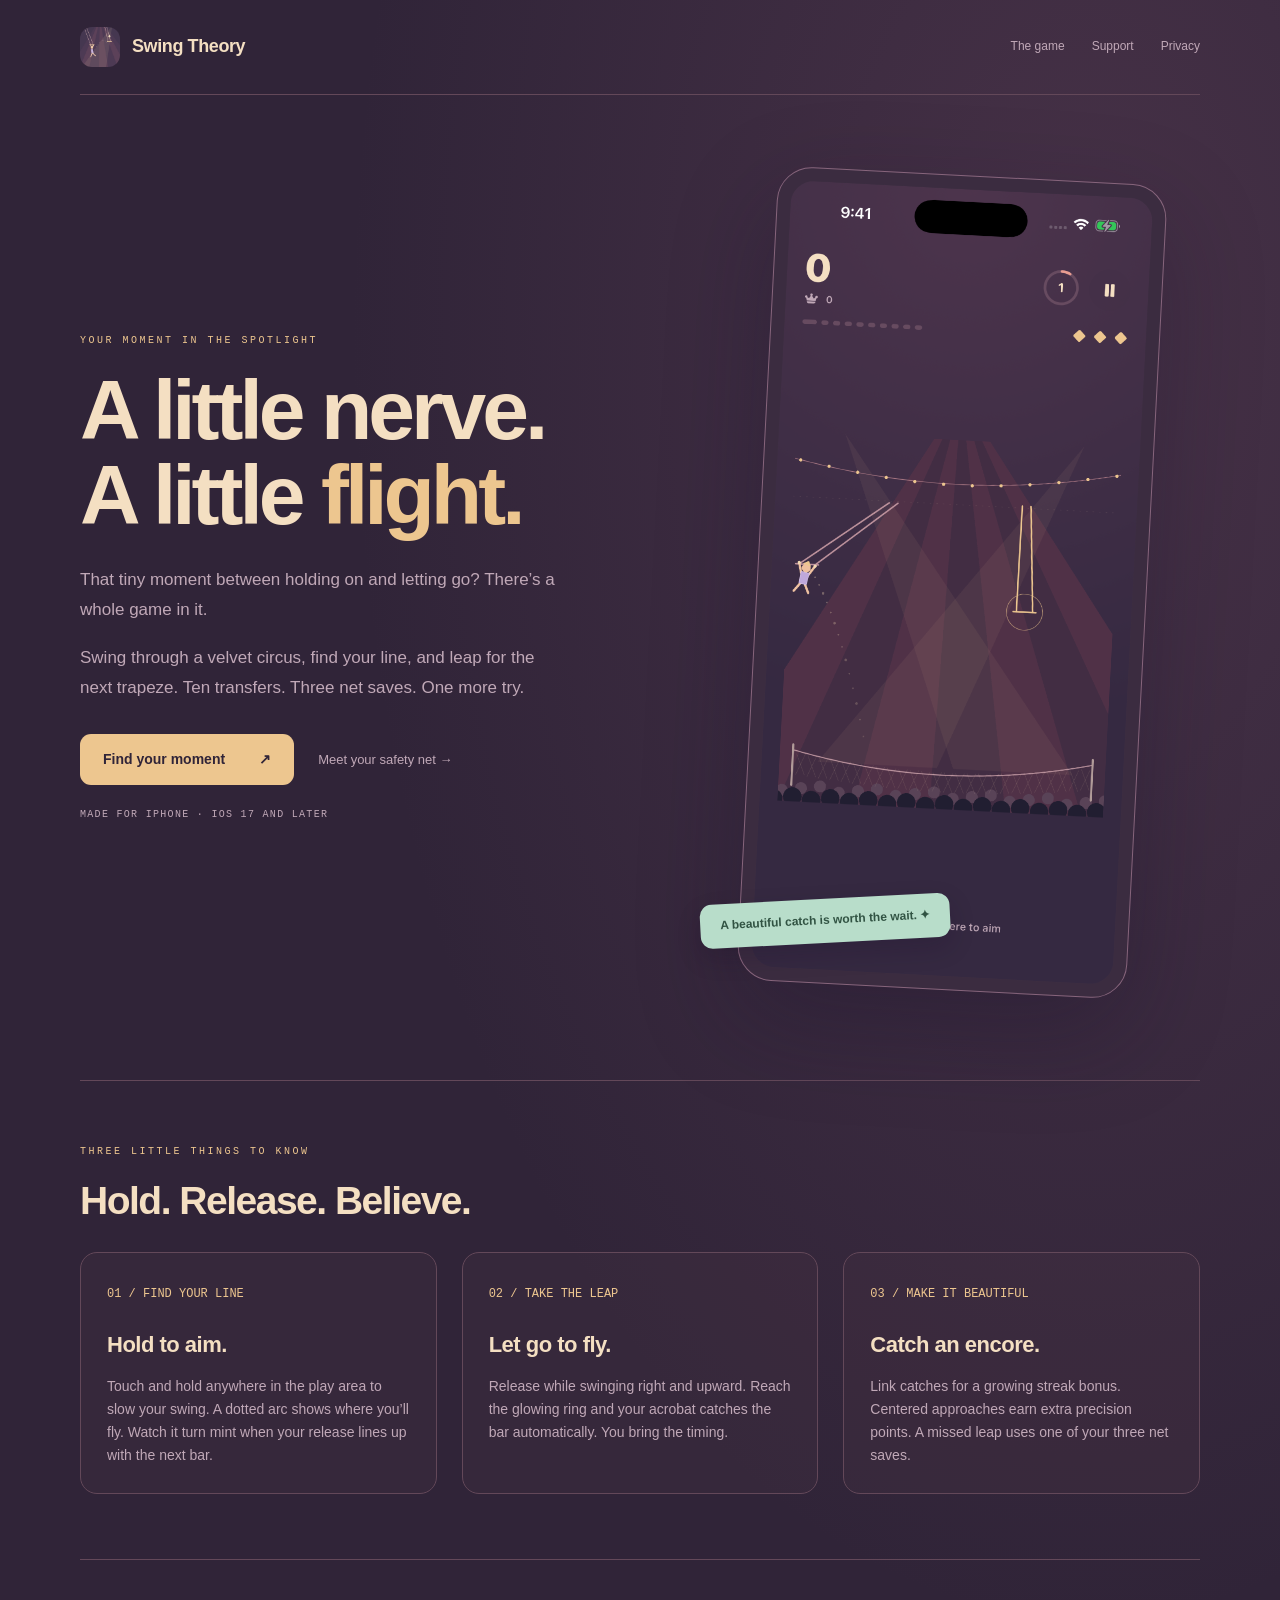
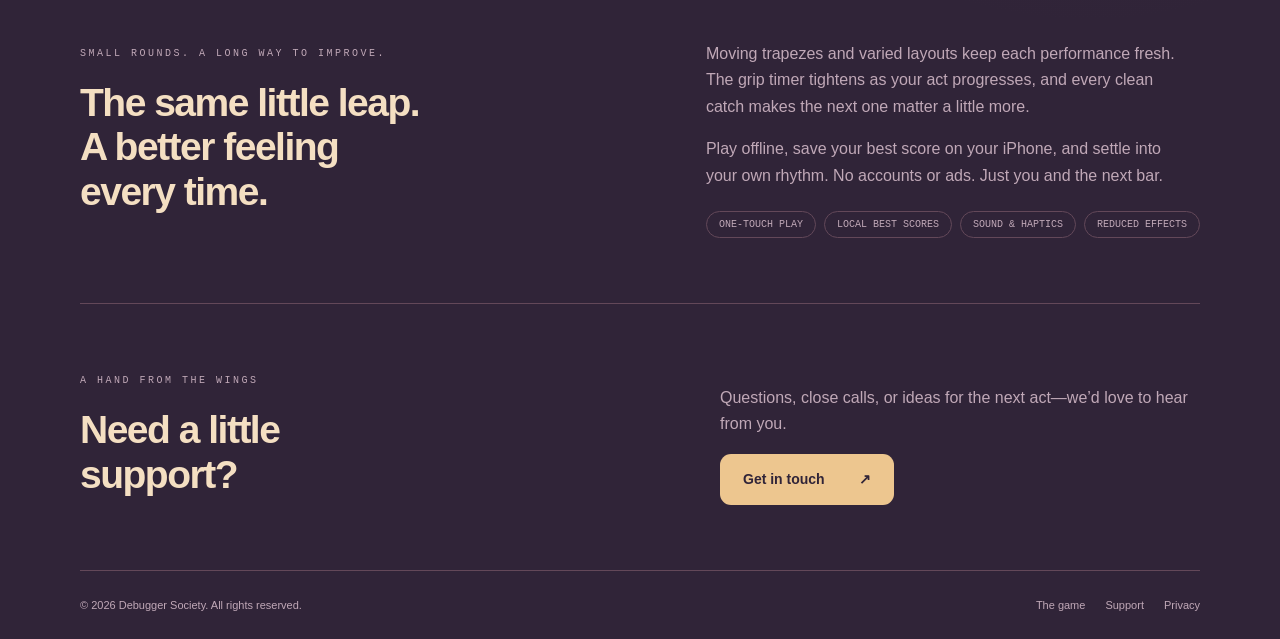
<file: index.html>
<!doctype html>
<html lang="en"><head><meta charset="utf-8"><meta name="viewport" content="width=device-width,initial-scale=1"><meta name="theme-color" content="#302438"><title>Swing Theory — A little nerve. A little flight.</title><meta name="description" content="A beautiful trapeze timing game for iPhone. Hold to aim, release to fly, and chase one more perfect catch. Ten transfers. Three net saves. Your moment."><link rel="icon" href="assets/app-icon.png" type="image/png"><link rel="stylesheet" href="assets/styles.css"></head>
<body><a class="skip" href="#main">Skip to content</a><header class="header wrap"><a class="brand" href="index.html"><img src="assets/app-icon.png" width="40" height="40" alt="">Swing Theory</a><nav class="nav" aria-label="Main navigation"><a class="how-link" href="#how-to-play">The game</a><a href="support.html">Support</a><a href="privacy.html">Privacy</a></nav></header>
<main id="main" class="wrap"><section class="hero"><div><p class="eyebrow">YOUR MOMENT IN THE SPOTLIGHT</p><h1>A little nerve.<br>A little <em>flight.</em></h1><p class="lede">That tiny moment between holding on and letting go? There’s a whole game in it.</p><p class="lede">Swing through a velvet circus, find your line, and leap for the next trapeze. Ten transfers. Three net saves. One more try.</p><div class="herolinks"><a class="button" href="#how-to-play">Find your moment <span aria-hidden="true">↗</span></a><a class="textlink" href="support.html">Meet your safety net →</a></div><p class="fineprint">MADE FOR IPHONE · IOS 17 AND LATER</p></div><div class="stage"><img src="assets/gameplay.png" width="1206" height="2622" alt="Swing Theory on iPhone: a little acrobat, a dotted flight arc, and a glowing trapeze in a plum-colored circus."><div class="floatnote">A beautiful catch is worth the wait. ✦</div></div></section>
<section class="section" id="how-to-play"><p class="eyebrow">THREE LITTLE THINGS TO KNOW</p><h2>Hold. Release. Believe.</h2><div class="steps"><article class="step"><span class="number">01 / FIND YOUR LINE</span><h3>Hold to aim.</h3><p>Touch and hold anywhere in the play area to slow your swing. A dotted arc shows where you’ll fly. Watch it turn mint when your release lines up with the next bar.</p></article><article class="step"><span class="number">02 / TAKE THE LEAP</span><h3>Let go to fly.</h3><p>Release while swinging right and upward. Reach the glowing ring and your acrobat catches the bar automatically. You bring the timing.</p></article><article class="step"><span class="number">03 / MAKE IT BEAUTIFUL</span><h3>Catch an encore.</h3><p>Link catches for a growing streak bonus. Centered approaches earn extra precision points. A missed leap uses one of your three net saves.</p></article></div></section>
<section class="section featureline"><div><p class="eyebrow">SMALL ROUNDS. A LONG WAY TO IMPROVE.</p><h2>The same little leap.<br>A better feeling every time.</h2></div><div><p>Moving trapezes and varied layouts keep each performance fresh. The grip timer tightens as your act progresses, and every clean catch makes the next one matter a little more.</p><p>Play offline, save your best score on your iPhone, and settle into your own rhythm. No accounts or ads. Just you and the next bar.</p><div class="pills"><span>ONE-TOUCH PLAY</span><span>LOCAL BEST SCORES</span><span>SOUND & HAPTICS</span><span>REDUCED EFFECTS</span></div></div></section>
<section class="section featureline"><div><p class="eyebrow">A HAND FROM THE WINGS</p><h2>Need a little support?</h2></div><div><p>Questions, close calls, or ideas for the next act—we’d love to hear from you.</p><a class="button" href="support.html">Get in touch <span aria-hidden="true">↗</span></a></div></section></main>
<footer class="footer wrap"><span>© 2026 Debugger Society. All rights reserved.</span><div><a href="index.html">The game</a><a href="support.html">Support</a><a href="privacy.html">Privacy</a></div></footer></body></html>
</file>
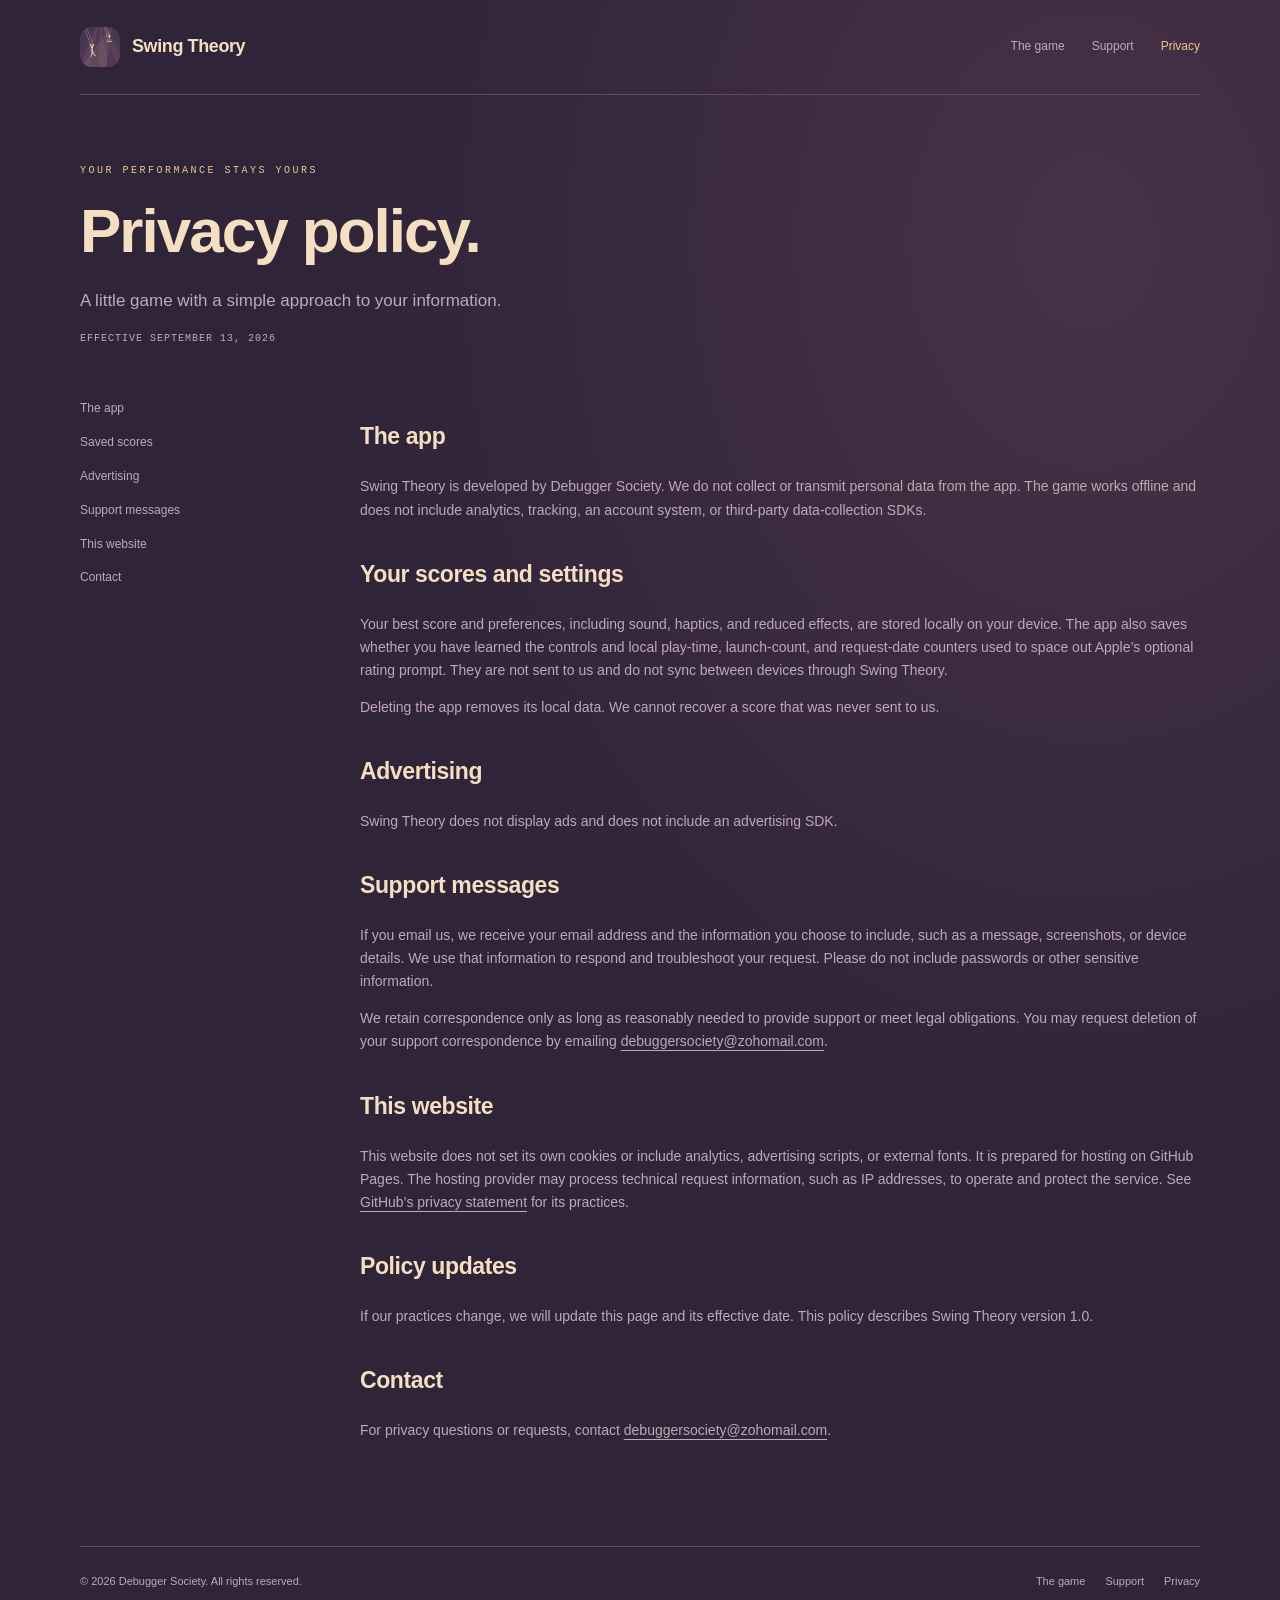
<file: privacy.html>
<!doctype html><html lang="en"><head><meta charset="utf-8"><meta name="viewport" content="width=device-width,initial-scale=1"><meta name="theme-color" content="#302438"><title>Privacy — Swing Theory</title><meta name="description" content="Swing Theory does not collect data from the app. Learn about local scores, support correspondence, and this website."><link rel="icon" href="assets/app-icon.png" type="image/png"><link rel="stylesheet" href="assets/styles.css"></head><body><a class="skip" href="#main">Skip to content</a><header class="header wrap"><a class="brand" href="index.html"><img src="assets/app-icon.png" width="40" height="40" alt="">Swing Theory</a><nav class="nav" aria-label="Main navigation"><a class="how-link" href="index.html#how-to-play">The game</a><a href="support.html">Support</a><a href="privacy.html" aria-current="page">Privacy</a></nav></header>
<main id="main" class="wrap"><div class="dochead"><p class="eyebrow">YOUR PERFORMANCE STAYS YOURS</p><h1>Privacy policy.</h1><p class="lede">A little game with a simple approach to your information.</p><p class="updated">EFFECTIVE SEPTEMBER 13, 2026</p></div><div class="docgrid"><nav class="docnav" aria-label="Policy sections"><a href="#app">The app</a><a href="#saved">Saved scores</a><a href="#ads">Advertising</a><a href="#support">Support messages</a><a href="#website">This website</a><a href="#contact">Contact</a></nav><div class="doccontent">
<section id="app"><h2>The app</h2><p>Swing Theory is developed by Debugger Society. We do not collect or transmit personal data from the app. The game works offline and does not include analytics, tracking, an account system, or third-party data-collection SDKs.</p></section>
<section id="saved"><h2>Your scores and settings</h2><p>Your best score and preferences, including sound, haptics, and reduced effects, are stored locally on your device. The app also saves whether you have learned the controls and local play-time, launch-count, and request-date counters used to space out Apple’s optional rating prompt. They are not sent to us and do not sync between devices through Swing Theory.</p><p>Deleting the app removes its local data. We cannot recover a score that was never sent to us.</p></section>
<section id="ads"><h2>Advertising</h2><p>Swing Theory does not display ads and does not include an advertising SDK.</p></section>
<section id="support"><h2>Support messages</h2><p>If you email us, we receive your email address and the information you choose to include, such as a message, screenshots, or device details. We use that information to respond and troubleshoot your request. Please do not include passwords or other sensitive information.</p><p>We retain correspondence only as long as reasonably needed to provide support or meet legal obligations. You may request deletion of your support correspondence by emailing <a href="mailto:debuggersociety@zohomail.com">debuggersociety@zohomail.com</a>.</p></section>
<section id="website"><h2>This website</h2><p>This website does not set its own cookies or include analytics, advertising scripts, or external fonts. It is prepared for hosting on GitHub Pages. The hosting provider may process technical request information, such as IP addresses, to operate and protect the service. See <a href="https://docs.github.com/en/site-policy/privacy-policies/github-general-privacy-statement">GitHub’s privacy statement</a> for its practices.</p></section>
<section id="changes"><h2>Policy updates</h2><p>If our practices change, we will update this page and its effective date. This policy describes Swing Theory version 1.0.</p></section>
<section id="contact"><h2>Contact</h2><p>For privacy questions or requests, contact <a href="mailto:debuggersociety@zohomail.com">debuggersociety@zohomail.com</a>.</p></section>
</div></div></main><footer class="footer wrap"><span>© 2026 Debugger Society. All rights reserved.</span><div><a href="index.html">The game</a><a href="support.html">Support</a><a href="privacy.html" aria-current="page">Privacy</a></div></footer></body></html>
</file>
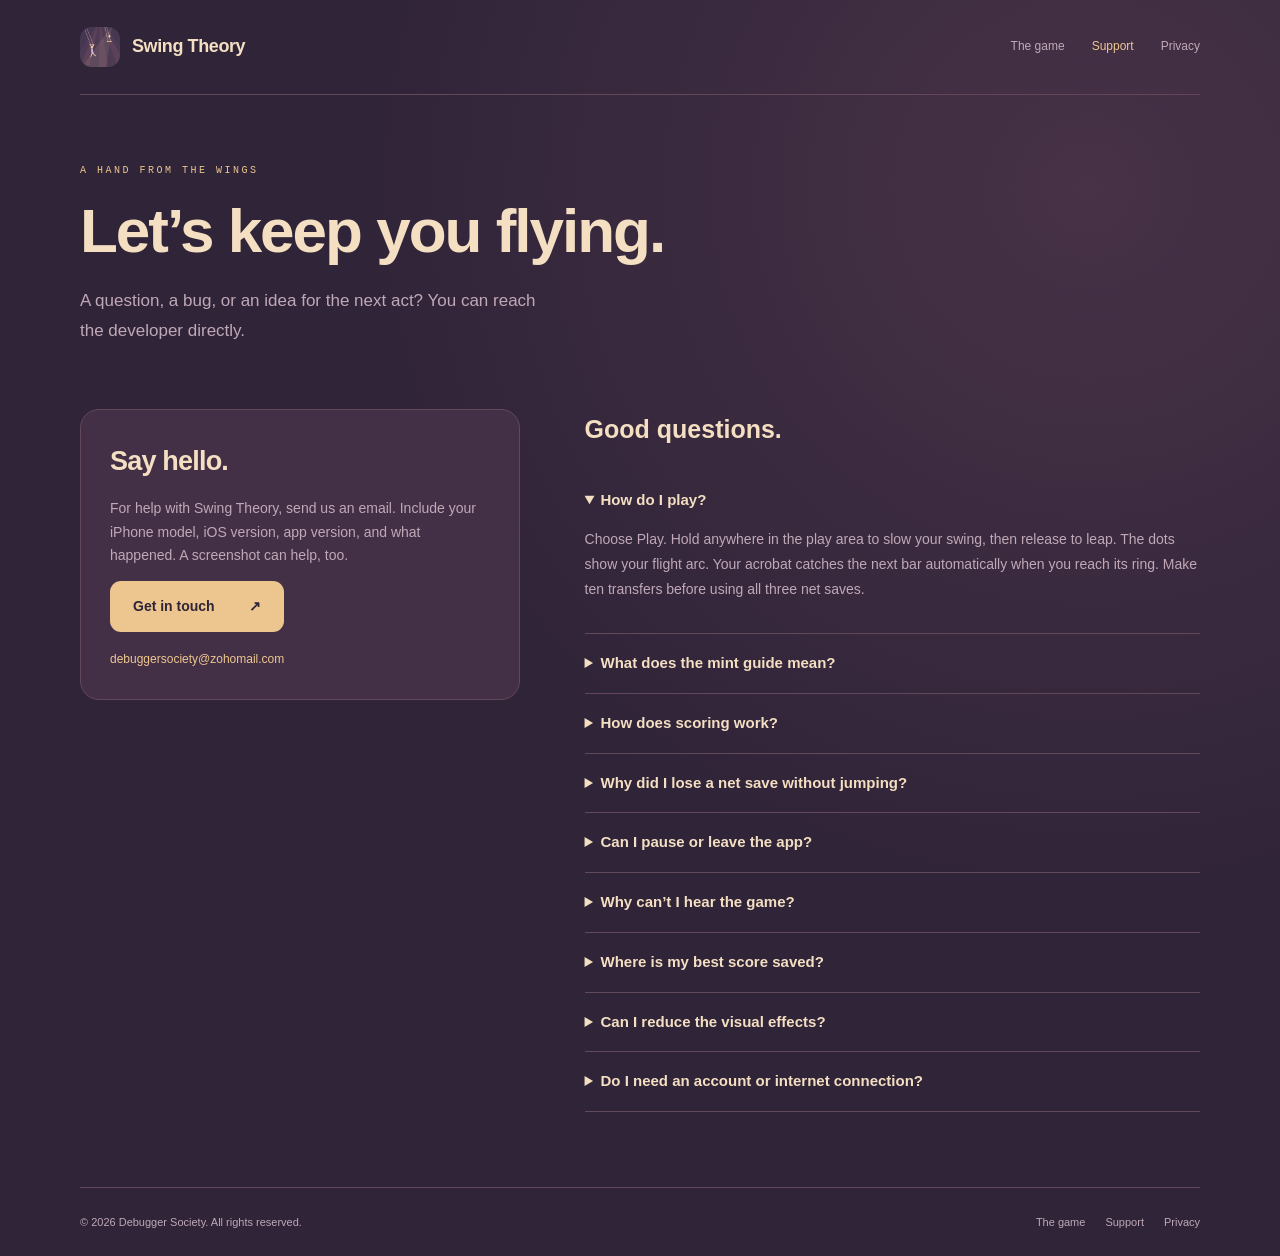
<file: support.html>
<!doctype html><html lang="en"><head><meta charset="utf-8"><meta name="viewport" content="width=device-width,initial-scale=1"><meta name="theme-color" content="#302438"><title>Support & how to play — Swing Theory</title><meta name="description" content="Get help with Swing Theory, learn the trapeze controls and scoring, and contact Debugger Society."><link rel="icon" href="assets/app-icon.png" type="image/png"><link rel="stylesheet" href="assets/styles.css"></head><body><a class="skip" href="#main">Skip to content</a><header class="header wrap"><a class="brand" href="index.html"><img src="assets/app-icon.png" width="40" height="40" alt="">Swing Theory</a><nav class="nav" aria-label="Main navigation"><a class="how-link" href="index.html#how-to-play">The game</a><a href="support.html" aria-current="page">Support</a><a href="privacy.html">Privacy</a></nav></header>
<main id="main" class="wrap"><div class="dochead"><p class="eyebrow">A HAND FROM THE WINGS</p><h1>Let’s keep you flying.</h1><p class="lede">A question, a bug, or an idea for the next act? You can reach the developer directly.</p></div><div class="supportgrid"><section class="contact"><h2>Say hello.</h2><p>For help with Swing Theory, send us an email. Include your iPhone model, iOS version, app version, and what happened. A screenshot can help, too.</p><a class="button" href="mailto:debuggersociety@zohomail.com?subject=Swing%20Theory%20support">Get in touch <span aria-hidden="true">↗</span></a><a class="email" href="mailto:debuggersociety@zohomail.com">debuggersociety@zohomail.com</a></section><section class="faqs" aria-labelledby="faq"><h2 id="faq">Good questions.</h2>
<details open><summary>How do I play?</summary><p>Choose Play. Hold anywhere in the play area to slow your swing, then release to leap. The dots show your flight arc. Your acrobat catches the next bar automatically when you reach its ring. Make ten transfers before using all three net saves.</p></details>
<details><summary>What does the mint guide mean?</summary><p>The guide turns mint when your current release is lined up with the moving next bar. It’s a timing cue: the line continues to change while you swing, so release while it is lined up.</p></details>
<details><summary>How does scoring work?</summary><p>Each catch earns 120 points, plus 25 points for each catch in the current uninterrupted streak. Your first catch is worth 145 before bonuses; your second is worth 170. A centered approach adds 60 precision points. A fall resets your streak.</p></details>
<details><summary>Why did I lose a net save without jumping?</summary><p>Your grip lasts eight seconds at the beginning and tightens as you progress. Holding to aim slows the swing, but the grip timer keeps running. Release before your grip runs out.</p></details>
<details><summary>Can I pause or leave the app?</summary><p>Yes. Tap Pause during a performance. Switching apps or receiving an interruption pauses your run automatically. Choose Resume when you return. If iOS closes the app completely, your best score remains, but the unfinished run starts over.</p></details>
<details><summary>Why can’t I hear the game?</summary><p>Swing Theory respects your iPhone’s Silent Mode. Check Silent Mode and media volume, then make sure Sound is enabled in Settings. The game mixes with other audio.</p></details>
<details><summary>Where is my best score saved?</summary><p>On your iPhone. It remains after closing the app but does not sync between devices. Deleting the app removes local scores and settings. We cannot recover scores we never received.</p></details>
<details><summary>Can I reduce the visual effects?</summary><p>Enable Reduce effects in Settings. Swing Theory also honors the system’s Reduce Motion preference. Decorative bursts and trails become quieter while gameplay timing remains the same.</p></details>
<details><summary>Do I need an account or internet connection?</summary><p>No. The game plays offline without an account. There are no ads or in-app purchases. An internet connection is only needed if you choose to contact support or visit this website.</p></details>
</section></div></main><footer class="footer wrap"><span>© 2026 Debugger Society. All rights reserved.</span><div><a href="index.html">The game</a><a href="support.html" aria-current="page">Support</a><a href="privacy.html">Privacy</a></div></footer></body></html>
</file>
<file: assets/styles.css>
:root{--bg:#302438;--panel:#433047;--ink:#f4dfc2;--muted:#c0a8b7;--gold:#edc68f;--mint:#b8ddca;--line:#634859}*{box-sizing:border-box}html{scroll-behavior:smooth}body{margin:0;background:var(--bg);color:var(--ink);font-family:Arial,Helvetica,sans-serif;line-height:1.65;background-image:radial-gradient(ellipse at 85% 15%,#754d6655,transparent 48%)}a{color:inherit;text-decoration:none}a:hover{color:var(--gold)}a:focus-visible,summary:focus-visible{outline:2px solid var(--gold);outline-offset:6px}.wrap{width:min(1120px,calc(100% - 64px));margin:auto}.skip{position:absolute;top:-100px;background:var(--gold);color:var(--bg);padding:12px;z-index:10}.skip:focus{top:12px}.header{display:flex;align-items:center;justify-content:space-between;gap:20px;padding:27px 0;border-bottom:1px solid var(--line)}.brand{display:flex;align-items:center;gap:12px;font-size:18px;font-weight:800;letter-spacing:-.4px}.brand img{border-radius:12px}.nav{display:flex;gap:27px;font-size:12px;color:var(--muted)}.nav [aria-current=page]{color:var(--gold)}.hero{display:grid;grid-template-columns:1.15fr 1fr;gap:55px;align-items:center;padding:80px 0 90px}.eyebrow{font:10px monospace;letter-spacing:2.5px;color:var(--gold);text-transform:uppercase;margin:0 0 22px}.hero h1{font-size:clamp(52px,6.8vw,84px);line-height:1.01;letter-spacing:-4px;margin:0 0 27px}.hero h1 em{font-style:normal;color:var(--gold)}.lede{max-width:480px;color:var(--muted);font-size:17px;line-height:1.8}.button{display:inline-flex;align-items:center;justify-content:space-between;gap:34px;background:var(--gold);color:var(--bg);padding:14px 23px;border-radius:11px;font-size:14px;font-weight:700;min-height:50px}.button:hover{background:#f9d8a6;color:var(--bg)}.herolinks{display:flex;align-items:center;gap:24px;margin-top:30px}.textlink{font-size:13px;color:var(--muted)}.fineprint{font:10px monospace;letter-spacing:1.3px;color:var(--muted);margin-top:24px}.stage{position:relative;border:1px solid #87657c;border-radius:35px;background:#3b2c40;padding:13px;transform:rotate(3deg);max-width:390px;margin:auto;box-shadow:0 35px 100px #180f294f}.stage img{width:100%;height:auto;display:block;border-radius:23px}.floatnote{position:absolute;bottom:40px;left:-40px;padding:12px 20px;border-radius:12px;transform:rotate(-6deg);background:var(--mint);color:#315343;font-size:12px;font-weight:700;box-shadow:0 10px 25px #170c2a33}.section{padding:65px 0;border-top:1px solid var(--line)}.section h2{font-size:39px;line-height:1.15;letter-spacing:-1.5px;margin:0 0 28px}.steps{display:grid;grid-template-columns:repeat(3,1fr);gap:25px}.step{padding:26px;border:1px solid var(--line);border-radius:17px;background:#50374733}.step .number{font:12px monospace;color:var(--gold)}.step h3{font-size:22px;letter-spacing:-.5px;margin:22px 0 11px}.step p{font-size:14px;color:var(--muted);margin:0}.featureline{display:flex;align-items:center;justify-content:space-between;gap:50px}.featureline p{max-width:480px;color:var(--muted)}.featureline h2{max-width:340px;margin:0}.pills{display:flex;gap:8px;flex-wrap:wrap;margin-top:22px}.pills span{border:1px solid var(--line);padding:7px 12px;border-radius:20px;font:10px monospace;color:var(--muted)}.footer{border-top:1px solid var(--line);padding:25px 0;display:flex;justify-content:space-between;gap:18px;font-size:11px;color:var(--muted)}.footer div{display:flex;gap:20px}.dochead{padding:70px 0 45px;max-width:750px}.dochead h1{font-size:clamp(40px,5vw,62px);line-height:1.06;letter-spacing:-2px;margin:0 0 22px}.docgrid{display:grid;grid-template-columns:210px 1fr;gap:70px;padding-bottom:70px}.docnav{display:flex;flex-direction:column;gap:14px;align-self:start;position:sticky;top:30px;font-size:12px;color:var(--muted)}.doccontent section{margin:0 0 34px;scroll-margin-top:30px}.doccontent h2{font-size:23px;letter-spacing:-.4px}.doccontent p,.contact p{font-size:14px;color:var(--muted)}.doccontent a{text-decoration:underline;text-underline-offset:4px;overflow-wrap:anywhere}.supportgrid{display:grid;grid-template-columns:1fr 1.4fr;gap:65px;padding-bottom:75px}.contact{align-self:start;background:var(--panel);border:1px solid var(--line);border-radius:19px;padding:29px}.contact h2{margin:0;font-size:27px;letter-spacing:-.8px}.contact .email{display:block;font-size:12px;margin-top:18px;overflow-wrap:anywhere;color:var(--gold)}.faqs h2{font-size:25px;margin-top:0}.faqs details{border-bottom:1px solid var(--line);padding:17px 0}.faqs summary{cursor:pointer;font-size:15px;font-weight:600;padding-right:15px}.faqs p{color:var(--muted);font-size:14px;line-height:1.8}.updated{font:10px monospace;letter-spacing:1px;color:var(--muted)}
@media(max-width:760px){.wrap{width:calc(100% - 38px)}.header{padding:19px 0}.brand{font-size:16px;gap:8px}.brand img{width:33px;height:33px}.nav{gap:15px;font-size:11px}.how-link{display:none}.hero{grid-template-columns:1fr;padding:50px 0 62px;gap:42px}.hero h1{font-size:62px;letter-spacing:-3px}.lede{font-size:15px}.hero .eyebrow{font-size:9px}.stage{max-width:300px;transform:rotate(2deg);padding:10px}.floatnote{left:-17px}.herolinks{gap:20px}.section{padding:42px 0}.section h2{font-size:31px}.steps{grid-template-columns:1fr;gap:13px}.step{padding:22px}.step h3{margin:10px 0}.featureline{display:block}.featureline p{font-size:14px}.footer{font-size:10px;flex-direction:column;gap:12px}.dochead{padding:45px 0 25px}.docgrid,.supportgrid{grid-template-columns:1fr;gap:30px}.docnav{position:static;flex-direction:row;flex-wrap:wrap;gap:9px 18px}.doccontent h2{font-size:22px}.supportgrid{padding-bottom:45px}.contact{padding:23px}.herolinks .button{font-size:12px;gap:20px}.fineprint{font-size:9px}}
@media(prefers-reduced-motion:reduce){html{scroll-behavior:auto}.stage,.floatnote{transform:none}}
</file>
